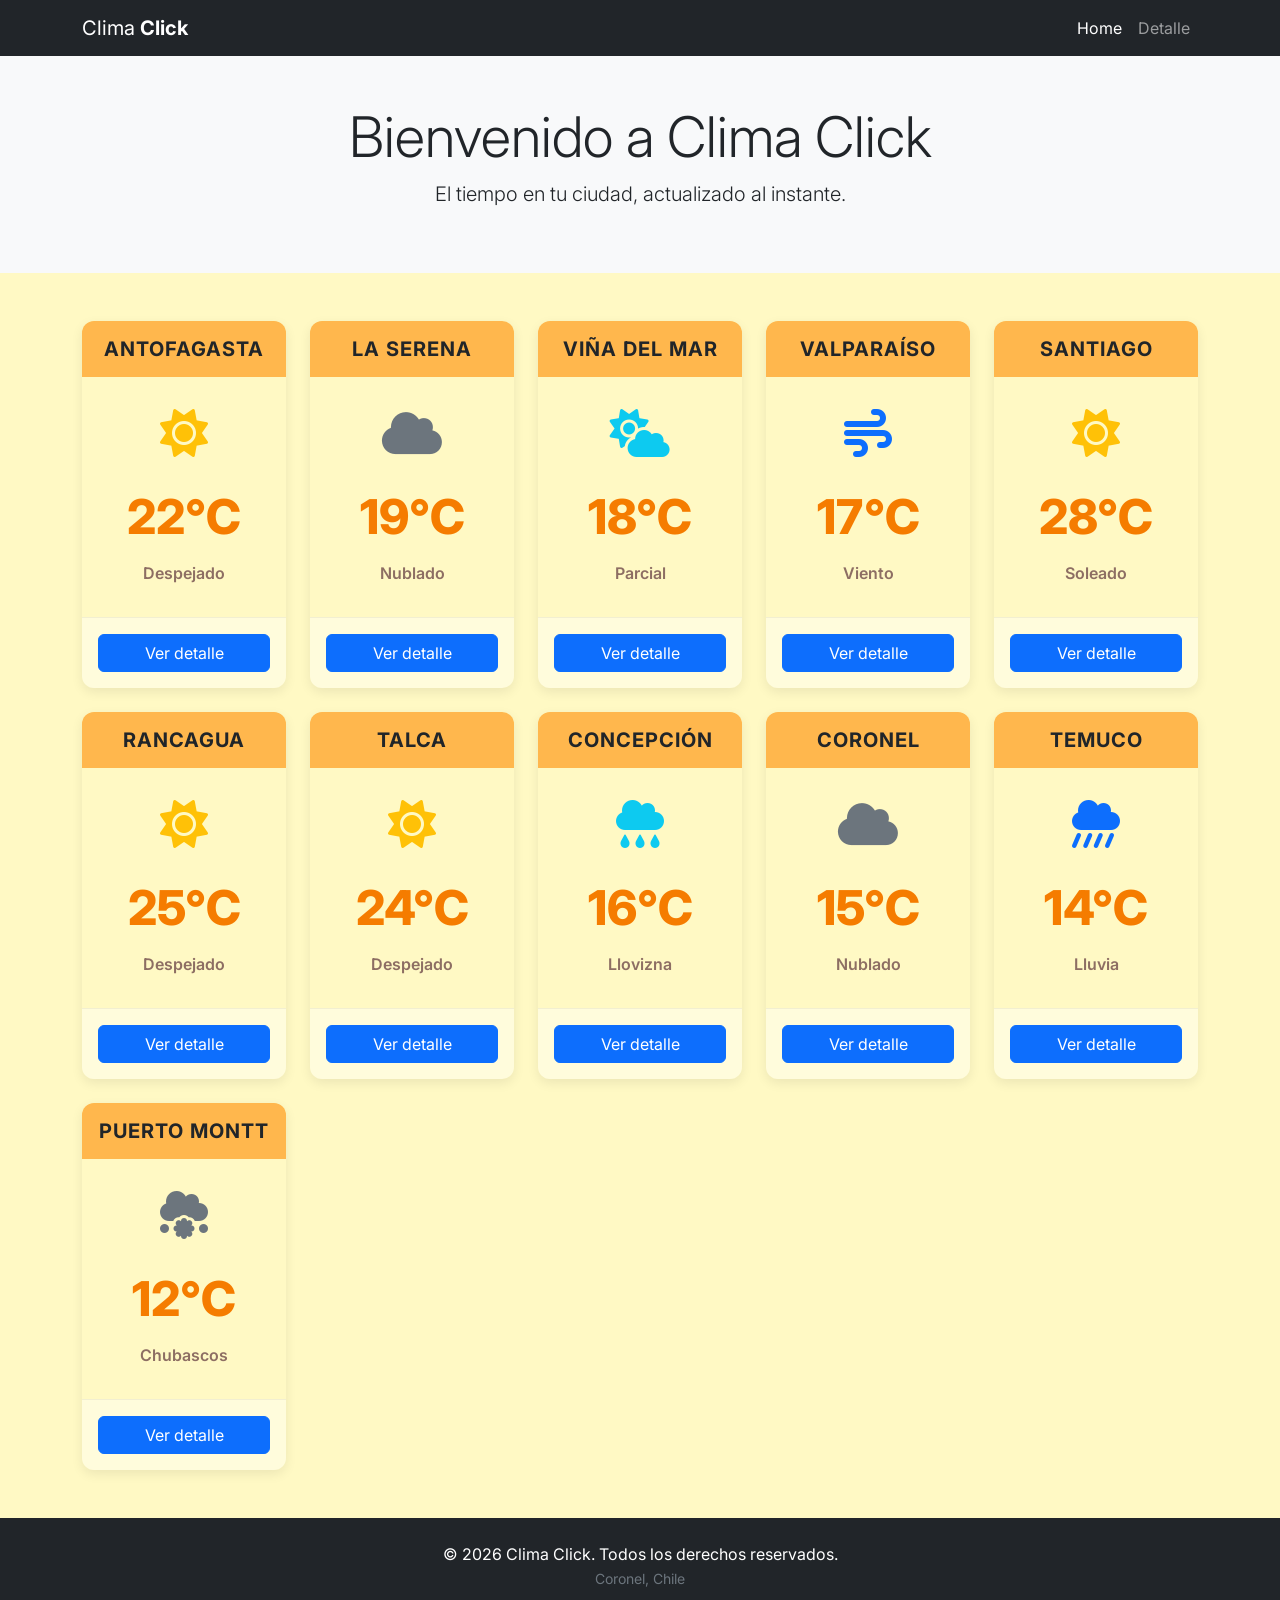
<file: index.html>
<!DOCTYPE html>
<html lang="es">
<head>
    <meta charset="UTF-8">
    <meta name="viewport" content="width=device-width, initial-scale=1.0">
    <title>Clima Click | Pronóstico en un toque</title>
    <link href="https://cdn.jsdelivr.net/npm/bootstrap@5.3.0/dist/css/bootstrap.min.css" rel="stylesheet">
    <link rel="stylesheet" href="https://cdnjs.cloudflare.com/ajax/libs/font-awesome/6.4.0/css/all.min.css">
    <link rel="stylesheet" href="./css/main.css">
    <link href="https://fonts.googleapis.com/css2?family=Inter:wght@300;400;700&display=swap" rel="stylesheet">
</head>
<body class="weather-app"> <header class="weather-app__header p-0"> <nav class="navbar navbar-expand-lg navbar-dark bg-dark">
            <div class="container">
                <a class="navbar-brand" href="#">Clima <strong>Click</strong></a>
                <div class="navbar-nav">
                    <a class="nav-link active" href="index.html">Home</a>
                    <a class="nav-link" href="detalle.html">Detalle</a>
                </div>
            </div>
        </nav>
        
        <div class="py-5 text-center bg-light text-dark"> 
            <h1 class="display-4">Bienvenido a Clima Click</h1>
            <p class="lead">El tiempo en tu ciudad, actualizado al instante.</p>
        </div>
    </header>

    <main class="weather-app__content container my-5"> <section id="contenedor-clima" class="row row-cols-1 row-cols-md-3 row-cols-lg-5 g-4">
            </section>
    </main>

    <footer class="weather-app__footer bg-dark text-white text-center py-4 mt-auto"> <div class="container">
            <p class="mb-0">&copy; 2026 Clima Click. Todos los derechos reservados.</p>
            <small class="text-secondary">Coronel, Chile</small>
        </div>
    </footer>

    <script src="https://cdn.jsdelivr.net/npm/bootstrap@5.3.0/dist/js/bootstrap.bundle.min.js"></script>
    <script src="./assets/js/script.js"></script>
</body>
</html>
</file>
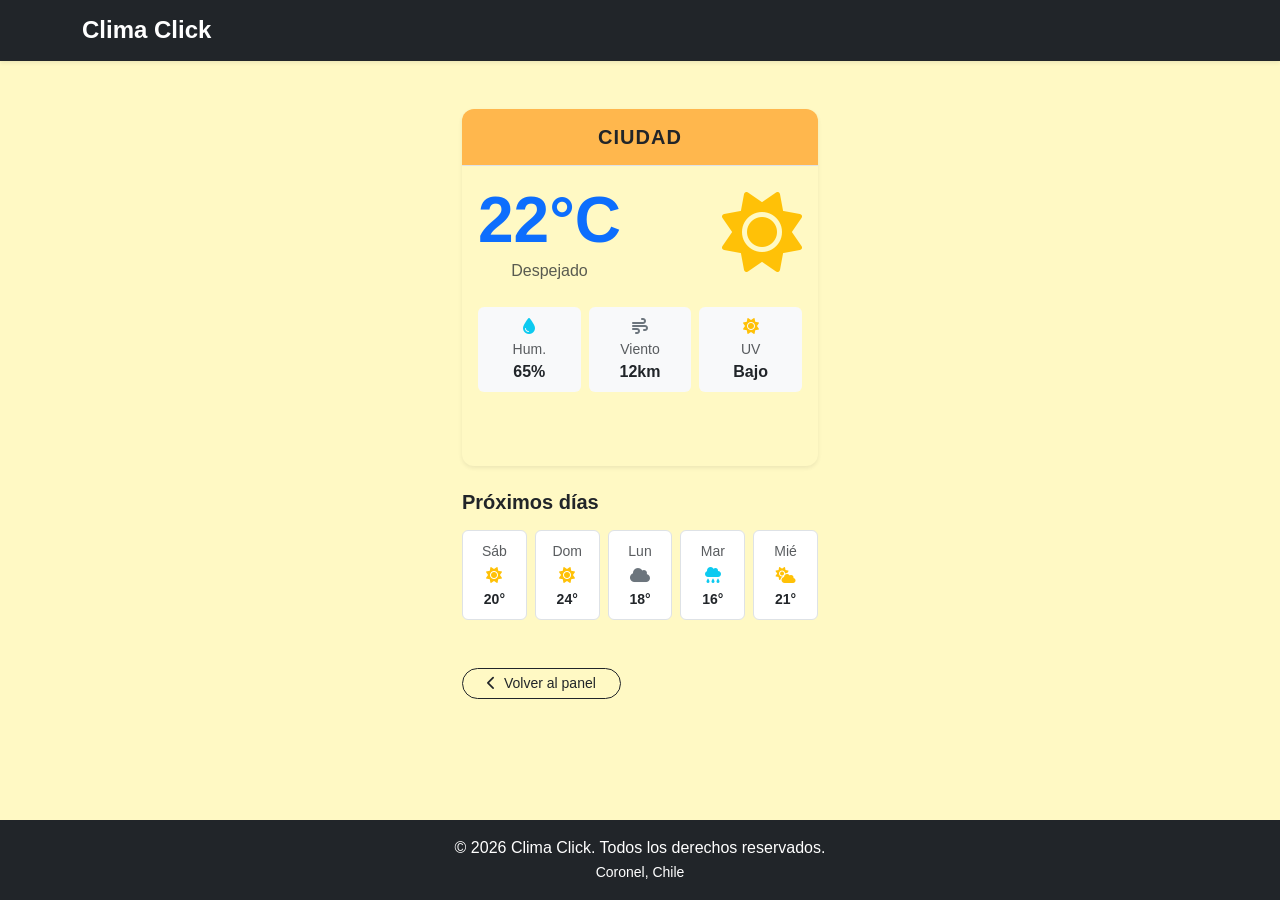
<file: detalle.html>
<!DOCTYPE html>
<html lang="es">
<head>
    <meta charset="UTF-8">
    <meta name="viewport" content="width=device-width, initial-scale=1.0">
    <title>Detalle | Clima Click</title>
    <link href="https://cdn.jsdelivr.net/npm/bootstrap@5.3.0/dist/css/bootstrap.min.css" rel="stylesheet">
    <link rel="stylesheet" href="https://cdnjs.cloudflare.com/ajax/libs/font-awesome/6.4.0/css/all.min.css">
    <link rel="stylesheet" href="./css/main.css">
</head>
<body class="weather-app">

    <header class="weather-app__header py-3 shadow-sm">
        <div class="container">
            <a href="index.html" class="text-white text-decoration-none h4 fw-bold mb-0">Clima Click</a>
        </div>
    </header>

    <main class="container flex-grow-1 my-5">
        <div class="row">
            <div class="col-10 col-md-4 mx-auto">

                <article class="place-card border-1 shadow-sm">
                    <header class="place-card__header p-3 border-bottom">
                        <h2 id="ciudad-nombre" class="place-card__title h4 mb-0 text-dark">Ciudad</h2>
                    </header>
                    <div class="place-card__body p-3 pb-0" style="min-height: 300px;">
                        <div class="d-flex align-items-center justify-content-between mb-4">
                            <div>
                                <div class="display-3 fw-bold text-primary">22°C</div>
                                <p class="text-muted mb-0">Despejado</p>
                            </div>
                            <i class="fas fa-sun fa-5x text-warning"></i>
                        </div>
                        <div class="row g-2">
                            <div class="col-4">
                                <div class="bg-light p-2 rounded text-center">
                                    <i class="fas fa-tint text-info mb-1"></i>
                                    <small class="d-block text-muted">Hum.</small>
                                    <span class="fw-bold">65%</span>
                                </div>
                            </div>
                            <div class="col-4">
                                <div class="bg-light p-2 rounded text-center">
                                    <i class="fas fa-wind text-secondary mb-1"></i>
                                    <small class="d-block text-muted">Viento</small>
                                    <span class="fw-bold">12km</span>
                                </div>
                            </div>
                            <div class="col-4">
                                <div class="bg-light p-2 rounded text-center">
                                    <i class="fas fa-sun text-warning mb-1"></i>
                                    <small class="d-block text-muted">UV</small>
                                    <span class="fw-bold">Bajo</span>
                                </div>
                            </div>
                        </div>
                    </div>
                </article>

                <section class="mt-4">
                    <h5 class="text-dark mb-3 fw-bold">Próximos días</h5>
                    <div class="row g-2">
                        <div class="col">
                            <div class="bg-white border rounded p-2 text-center">
                                <small class="text-muted">Sáb</small>
                                <i class="fas fa-sun text-warning d-block my-1"></i>
                                <span class="fw-bold small">20°</span>
                            </div>
                        </div>
                        <div class="col">
                            <div class="bg-white border rounded p-2 text-center">
                                <small class="text-muted">Dom</small>
                                <i class="fas fa-sun text-warning d-block my-1"></i>
                                <span class="fw-bold small">24°</span>
                            </div>
                        </div>
                        <div class="col">
                            <div class="bg-white border rounded p-2 text-center">
                                <small class="text-muted">Lun</small>
                                <i class="fas fa-cloud text-secondary d-block my-1"></i>
                                <span class="fw-bold small">18°</span>
                            </div>
                        </div>
                        <div class="col">
                            <div class="bg-white border rounded p-2 text-center">
                                <small class="text-muted">Mar</small>
                                <i class="fas fa-cloud-rain text-info d-block my-1"></i>
                                <span class="fw-bold small">16°</span>
                            </div>
                        </div>
                        <div class="col">
                            <div class="bg-white border rounded p-2 text-center">
                                <small class="text-muted">Mié</small>
                                <i class="fas fa-cloud-sun text-warning d-block my-1"></i>
                                <span class="fw-bold small">21°</span>
                            </div>
                        </div>
                    </div>
                </section>

                <div class="mt-5 mb-5">
                    <a href="index.html" class="btn btn-outline-dark btn-sm rounded-pill px-4">
                        <i class="fas fa-chevron-left me-2"></i>Volver al panel
                    </a>
                </div>

            </div>
        </div>
    </main>

    <footer class="weather-app__footer">
        <div class="container">
            <p class="mb-0">&copy; 2026 Clima Click. Todos los derechos reservados.</p>
            <small>Coronel, Chile</small>
        </div>
    </footer>

    <script>
        const urlParams = new URLSearchParams(window.location.search);
        const nombreCiudad = urlParams.get('nombre');
        if (nombreCiudad) {
            const decoded = decodeURIComponent(nombreCiudad);
            document.getElementById('ciudad-nombre').innerText = decoded;
            document.title = `Clima: ${decoded}`;
        }
    </script>

</body>
</html>
</file>
<file: css/main.css>
body {
  font-family: "Inter", sans-serif;
  background-color: #fff9c4;
  color: #212529;
  margin: 0;
  padding: 0;
}

.weather-app {
  display: flex;
  flex-direction: column;
  min-height: 100vh;
}
.weather-app__header {
  background-color: #212529;
  padding: 16px;
  color: #ffffff;
}
.weather-app__footer {
  background-color: #212529;
  color: #ffffff;
  text-align: center;
  padding: 16px;
  margin-top: auto;
}

.place-card {
  border-radius: 12px;
  border: 1px solid rgba(0, 0, 0, 0.1);
  box-shadow: 0 4px 12px rgba(0, 0, 0, 0.08);
  background-color: #fff9c4;
  transition: transform 0.3s ease;
  overflow: hidden;
  height: auto;
  display: flex;
  flex-direction: column;
  border: none;
}
.place-card:hover {
  transform: translateY(-8px);
  box-shadow: 0 12px 25px rgba(245, 124, 0, 0.2);
}
.place-card__header {
  background-color: #ffb74d;
  color: #212529;
  padding: 16px;
  text-align: center;
}
.place-card__title {
  margin: 0;
  font-size: 1.25rem;
  font-weight: 700;
  text-transform: uppercase;
  letter-spacing: 1px;
}
.place-card__body {
  padding: 16px;
  text-align: center;
  flex-grow: 1;
}
.place-card__temp {
  font-size: 3rem;
  font-weight: 800;
  color: #f57c00;
  margin: 8px 0;
}
.place-card__status {
  color: #8d6e63;
  text-transform: capitalize;
  font-weight: 600;
}
.place-card__footer {
  padding: 16px;
  background-color: rgba(255, 255, 255, 0.4);
  border-top: 1px solid rgba(0, 0, 0, 0.05);
}

/*# sourceMappingURL=main.css.map */
</file>
